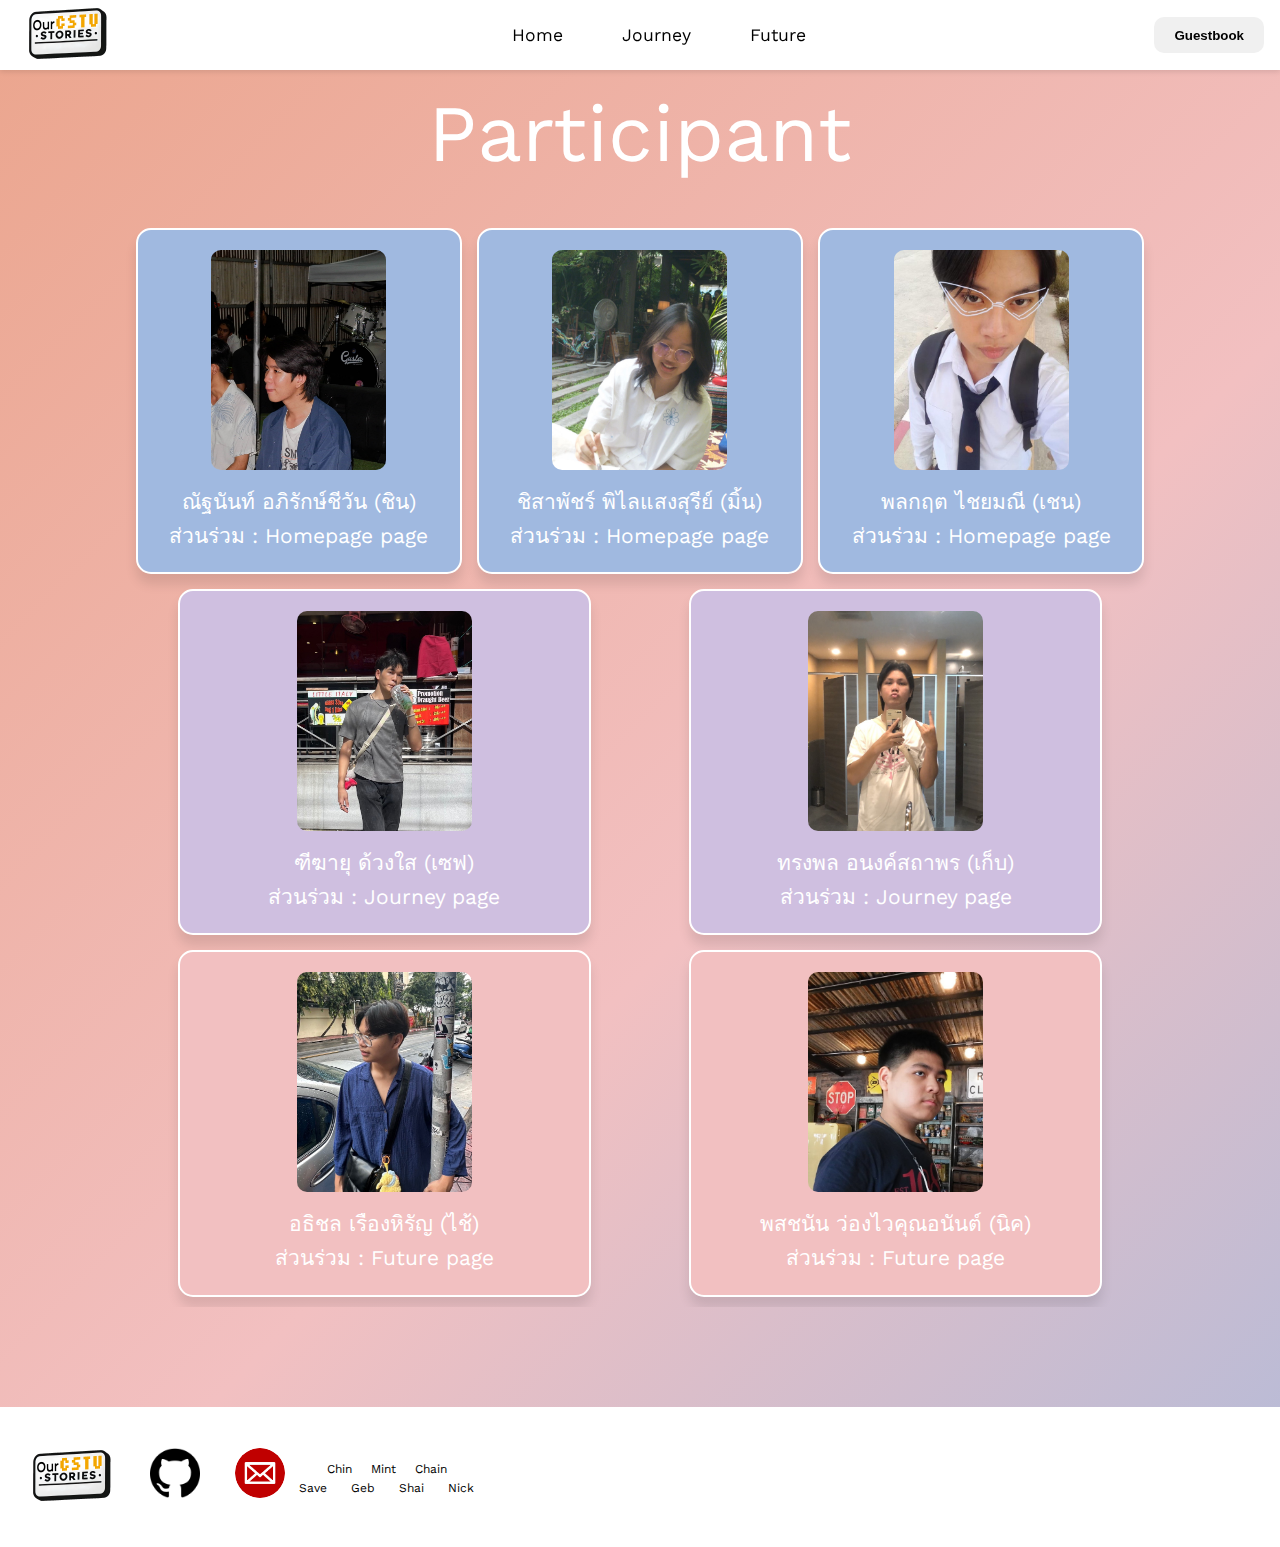
<file: index.html>
<!DOCTYPE html>
<html lang="en">

<head>
  <meta charset="UTF-8">
  <meta name="viewport" content="width=device-width, initial-scale=1.0">
  <title>Our CSTU Stories</title>
  <link rel="stylesheet" href="./home.css">
  <link rel="icon" href="./recources/CSTUStory.png" type="image/png">
</head>

<body>
  <header class="nav">
    <img src="./recources/CSTUStory.png " alt="CSTUStory logo" class="logo">
    <button class="hamburger" aria-label="Toggle navigation">
      <span></span>
      <span></span>
      <span></span>
    </button>
    <nav class="menu">
      <ul>
        <li><a href="index.html">Home</a></li>
        <li><a href="journey.html">Journey</a></li>
        <li><a href="future.html">Future</a></li>
      </ul>
      <button id="guestbookButton"><a>Guestbook</a></button>
    </nav>
  </header>

  <div class="button-container">
    <button id="participant">Participant</button>
    <button id="Guestbook">Guestbook</button>
  </div>

  <div class="title">
    <p>Participant</p>
  </div>

  <div class="slider-container">
    <div class="card-wrapper">
      <div class="card">
        <img src="recources/chin_pic.png" alt="chin_pic">
        <div class="name">
          <p>ณัฐนันท์ อภิรักษ์ชีวัน (ชิน)
            <br> ส่วนร่วม : Homepage page
          </p>
        </div>
      </div>
      <div class="card">
        <img src="recources/mint_pic.jpg" alt="mint_pic">
        <div class="name">
          <p>ชิสาพัชร์ พิไลแสงสุรีย์ (มิ้น)
            <br> ส่วนร่วม : Homepage page
          </p>
        </div>
      </div>
      <div class="card">
        <img src="recources/chain_pic.jpg" alt="chain_pic">
        <div class="name">
          <p>พลกฤต ไชยมณี (เชน)
            <br> ส่วนร่วม : Homepage page
          </p>
        </div>
      </div>

      <div class="card">
        <img src="recources/save_pic.jpg" alt="save_pic">
        <div class="name">
          <p>ฑีฆายุ ด้วงใส (เซฟ)
            <br> ส่วนร่วม : Journey page
          </p>
        </div>
      </div>
      <div class="card">
        <img src="recources/geb_pic.png" alt="geb_pic">
        <div class="name">
          <p>ทรงพล อนงค์สถาพร (เก็บ)
            <br> ส่วนร่วม : Journey page
          </p>
        </div>
      </div>
      <div class="card">
        <img src="recources/shai_pic.jpg" alt="shai_pic">
        <div class="name">
          <p>อธิชล เรืองหิรัญ (ไช้)
            <br> ส่วนร่วม : Future page
          </p>
        </div>
      </div>
      <div class="card">
        <img src="recources/nick_pic.jpg " alt="nick_pic">
        <div class="name">
          <p>พสชนัน ว่องไวคุณอนันต์ (นิค)
            <br> ส่วนร่วม : Future page
          </p>
        </div>
      </div>
        <div class="card">
          <form id="mobileForm" class="guestForm" action="" method="">
            <legend>Guest Form</legend>
            <section>
              <label for="nameTh">Name-Surname:</label>
              <div>
                <input type="text" name="nameTh" id="nameTh" required placeholder="Name">
                <input type="text" name="surnameTh" id="surnameTh" required placeholder="Surname">
              </div>
            </section>
            <section>
              <label for="email">Email:</label>
              <input type="email" name="email" id="email" required placeholder="Your email address">
            </section>
            <section class="radios">
              <label for="userDevice">Your device:</label>
              <div class="radio-group">
                <label><input type="radio" name="userDevice" value="Computer" checked> Desktop</label>
                <label><input type="radio" name="userDevice" value="Tablet"> Tablet</label>
                <label><input type="radio" name="userDevice" value="Smartphone"> Smartphone</label>
              </div>
            </section>
            <section>
              <label for="comment">Comment:</label>
              <textarea name="comment" id="comment" placeholder="Your comment(max-length 30 letters)" required maxlength="30"></textarea>
            </section>
            <div class="sub-container">
              <button id="submitButton" type="submit">Submit</button>
            </div>
          </form>
        </div>
    </div>

    <div id="prev-btn" class="slide-btn">⬅️</div>
    <div id="next-btn" class="slide-btn">➡️</div>
  </div>

  <div class="sidebar" id="sidebar">
    <form id="desktopForm"  class="guestForm" action="" method="">
      <legend>Guest Form</legend>
      <section>
        <label for="nameTh">Name-Surname:</label>
        <div>
          <input type="text" name="nameTh" id="nameTh" required placeholder="Name">
          <input type="text" name="surnameTh" id="surnameTh" required placeholder="Surname">
        </div>
      </section>
      <section>
        <label for="email">Email:</label>
        <input type="email" name="email" id="email" required placeholder="Your email address">
      </section>
      <section class="radios">
        <label for="userDevice">Your device:</label>
        <div class="radio-group">
          <label><input type="radio" name="userDevice" value="Computer" checked> Desktop</label>
          <label><input type="radio" name="userDevice" value="Tablet"> Tablet</label><br>
          <label><input type="radio" name="userDevice" value="Smartphone"> Smartphone</label>
        </div>
      </section>
      <section>
        <label for="comment">Comment:</label>
        <textarea name="comment" id="comment" placeholder="Your comment(max-length 30 letters)" required maxlength="30"></textarea>
      </section>
      <div class="sub-container">
        <button id="submitButton" type="submit">Submit</button>
      </div>
    </form>
  </div>

  <script src="script.js"></script>

  <div class="spacer"></div>

  <footer>
    <img src="./recources/CSTUStory.png " alt="CSTUStory logo" class="logo">
    <div class="git">
      <a href="https://github.com/Nuttanan-Apirakcheewan/G03_OurCSTUStories">
        <img id="git"src="recources/github_logo.png" alt="github">
      </a>
    </div>

    <div class="contact">
      <img id="emailfoot" src="recources/email_logo.png" alt="email">

      <div class="container">
        <div class="strow">
          <p><a href="mailto:nuttanan.api@dome.tu.ac.th">Chin</a></p>
          <p><a href="mailto:chisapat.pil@dome.tu.ac.th">Mint</a></p>
          <p><a href="mailto:jsonbrody@gmail.com">Chain</a></p>
        </div>
  
        <div class="ndrow">
          <p><a href="mailto:teekayu.dua@dome.tu.ac.th">Save</a></p>
        <p><a href="mailto:songpol.anong@gmail.com">Geb</a></p>
        <p><a href="mailto:atichol.rue@dome.tu.ac.th">Shai</a></p>
        <p><a href="mailto:poschanun.won@dome.tu.ac.th">Nick</a></p>
        </div>
      </div>
    </div>
    
  </footer>
</body>

</html>
</file>
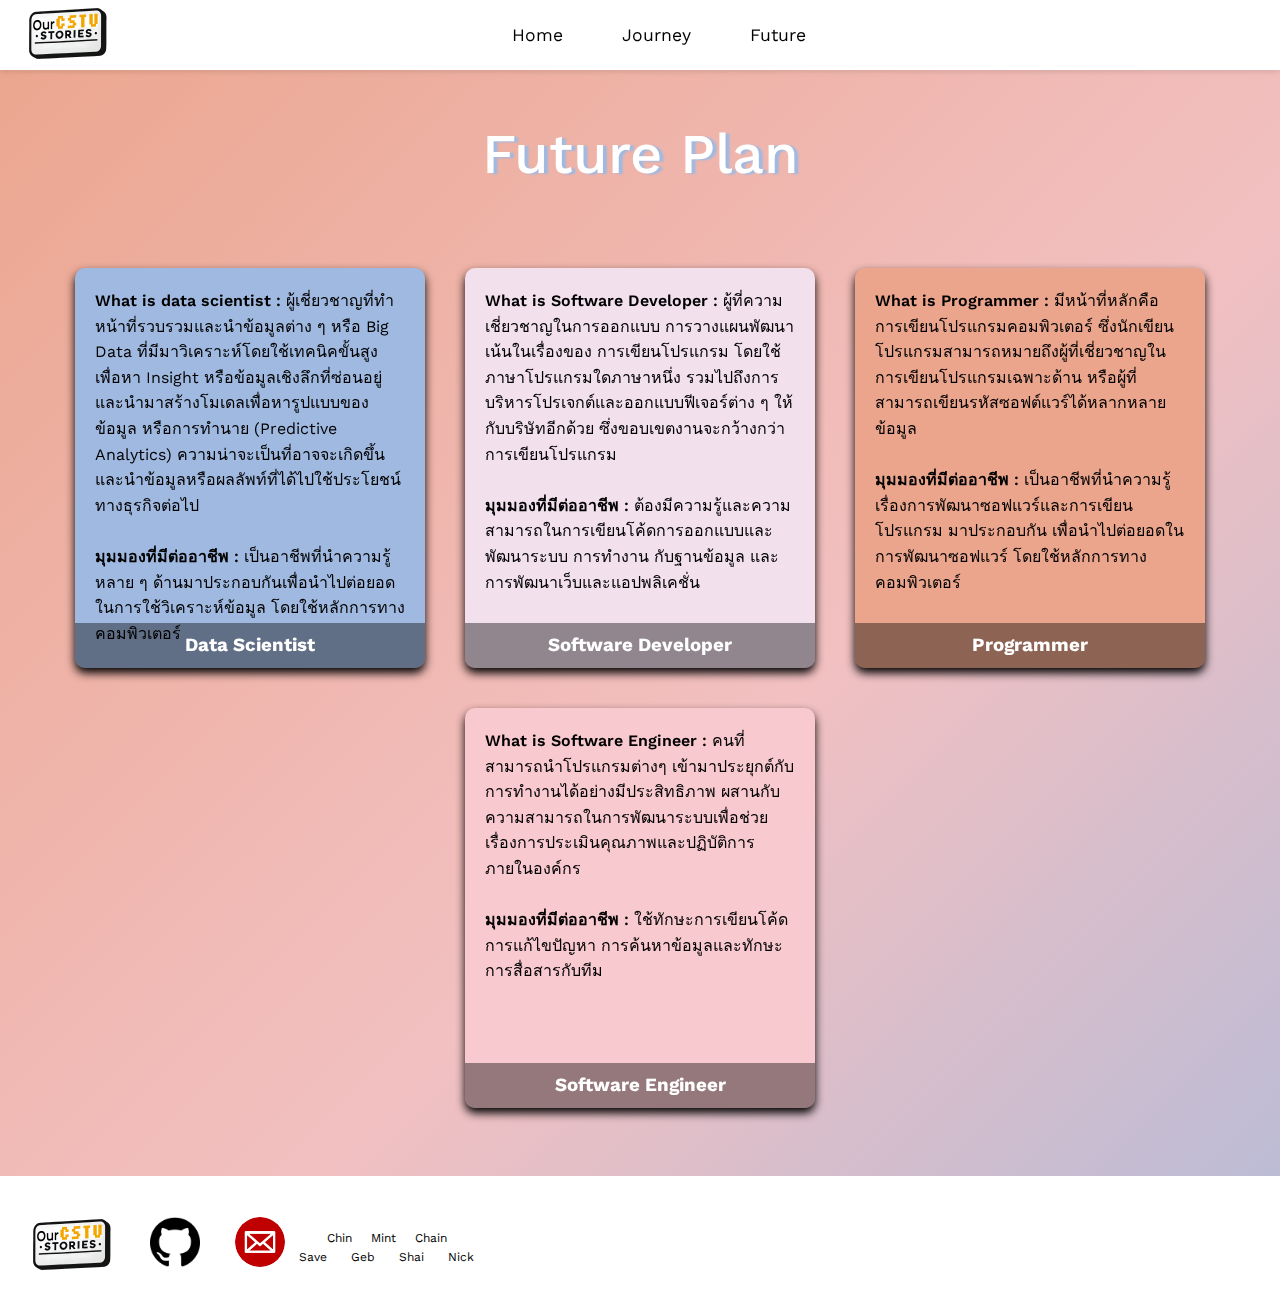
<file: future.html>
<!DOCTYPE html>
<html lang="en">

<head>
    <meta charset="UTF-8">
    <meta name="viewport" content="width=device-width, initial-scale=1.0">
    <title>Our CSTU Stories</title>
    <link rel="stylesheet" href="./future.css">
    <link rel="icon" href="./recources/CSTUStory.png" type="image/png">
</head>

<body class="other-page">
    <header class="nav">
        <img src="./recources/CSTUStory.png " alt="CSTUStory logo" class="logo">
        <button class="hamburger" aria-label="Toggle navigation">
            <span></span>
            <span></span>
            <span></span>
        </button>
        <nav class="menu">
            <ul>
                <li><a href="index.html">Home</a></li>
                <li><a href="journey.html">Journey</a></li>
                <li><a href="future.html">Future</a></li>
            </ul>
            <button id="guestbookButton"><a>Guestbook</a></button>
        </nav>
    </header>
    <div class="title">
        <p>Future Plan</p>
    </div>
    <main>
        <div class="card">
            <div class="face front" id="DS">
                <p class="text"><span class="highlight">What is data scientist :</span>
                    ผู้เชี่ยวชาญที่ทำหน้าที่รวบรวมและนำข้อมูลต่าง ๆ หรือ Big Data
                    ที่มีมาวิเคราะห์โดยใช้เทคนิคขั้นสูง
                    เพื่อหา Insight หรือข้อมูลเชิงลึกที่ซ่อนอยู่ และนำมาสร้างโมเดลเพื่อหารูปแบบของข้อมูล
                    หรือการทำนาย (Predictive Analytics) ความน่าจะเป็นที่อาจจะเกิดขึ้น
                    และนำข้อมูลหรือผลลัพท์ที่ได้ไปใช้ประโยชน์ทางธุรกิจต่อไป<br><br>

                    <span class="highlight">มุมมองที่มีต่ออาชีพ :</span> เป็นอาชีพที่นำความรู้หลาย ๆ
                    ด้านมาประกอบกันเพื่อนำไปต่อยอดในการใช้วิเคราะห์ข้อมูล โดยใช้หลักการทางคอมพิวเตอร์
                </p>

                <h3>Data Scientist</h3>
            </div>

            <div class="face back" id="BDS">
                <h3>Expectation</h3>
                <div class="person">
                    <img src="recources\shai_pic-circle.png" width=80px>
                    <p>" อยากได้เงินเดือนสูงๆ อยากได้ประสบการณ์จากการทำงาน เพื่อนำมาต่อยอด
                        และเริ่มต้นทำธุรกิจของตัวเองในอนาคต"</p>
                </div>

                <div class="person">
                    <img src="recources\chin_pic-circle.png" width=80px>
                    <p>" มีความสุขที่ได้ทำอาชีพนั้น ก็จะอยากพัฒนาในด้านนั้นไปเรื่อย ๆ
                        ชอบความท้าทาย และหวังผลตอบแทนในระดับนึง"</p>
                </div>

                <div class="person">
                    <img src="recources\save_pic-circle.png" width=80px>
                    <p class="space">" ได้รับผลตอบแทนที่ดีและประสบการณ์ที่ดีเพื่อนำไปต่อยอดในการทำงาน"</p>
                </div>

                <div class="nametag">
                    <p>Shai / Chin / Save</p>
                </div>
            </div>
        </div>

        <div class="card">
            <div class="face front" id="SD">
                <p class="text"><span class="highlight">What is Software Developer :</span>
                    ผู้ที่ความเชี่ยวชาญในการออกแบบ การวางแผนพัฒนา เน้นในเรื่องของ การเขียนโปรแกรม
                    โดยใช้ภาษาโปรแกรมใดภาษาหนึ่ง
                    รวมไปถึงการบริหารโปรเจกต์และออกแบบฟีเจอร์ต่าง ๆ ให้กับบริษัทอีกด้วย ซึ่งขอบเขตงานจะกว้างกว่า
                    การเขียนโปรแกรม<br><br>

                    <span class="highlight">มุมมองที่มีต่ออาชีพ :</span>
                    ต้องมีความรู้และความสามารถในการเขียนโค้ดการออกแบบและพัฒนาระบบ การทำงาน
                    กับฐานข้อมูล และการพัฒนาเว็บและแอปพลิเคชั่น
                </p>

                <h3>Software Developer</h3>
            </div>

            <div class="face back" id="BSD">
                <h3>Expectation</h3>
                <div class="person">
                    <img src="recources\mint_pic-circle.png" width=80px>
                    <p>" เงินเดือนที่เหมาะสม และประสบการณ์การทำงาน"</p>
                </div>

                <div class="person">
                    <img src="recources\geb_pic-circle.png" width=80px>
                    <p class="space3">"ผลตอบแทนดี"</p>
                </div>

                <div class="nametag">
                    <p>Mint / Geb</p>
                </div>
            </div>
        </div>

        <div class="card">
            <div class="face front" id="PGM">
                <p class="text"><span class="highlight">What is Programmer :</span>
                    มีหน้าที่หลักคือการเขียนโปรแกรมคอมพิวเตอร์
                    ซึ่งนักเขียนโปรแกรมสามารถหมายถึงผู้ที่เชี่ยวชาญในการเขียนโปรแกรมเฉพาะด้าน
                    หรือผู้ที่สามารถเขียนรหัสซอฟต์แวร์ได้หลากหลายข้อมูล<br><br>

                    <span class="highlight">มุมมองที่มีต่ออาชีพ :</span>
                    เป็นอาชีพที่นำความรู้เรื่องการพัฒนาซอฟแวร์และการเขียนโปรแกรม มาประกอบกัน
                    เพื่อนำไปต่อยอดในการพัฒนาซอฟแวร์ โดยใช้หลักการทางคอมพิวเตอร์
                </p>

                <h3>Programmer</h3>
            </div>

            <div class="face back" id="BPGM">
                <h3>Expectation</h3>
                <div class="person">
                    <img src="recources\nick_pic-circle.png" width=100px>
                    <p class="space">" ได้รับผลตอบแทนที่ดีและประสบการณ์ที่ดีเพื่อนำไปต่อยอดในการทำงาน"</p>
                </div>

                <div class="nametag">
                    <p>Nick</p>
                </div>
            </div>
        </div>

        <div class="card">
            <div class="face front" id="SE">
                <p class="text"><span class="highlight">What is Software Engineer :</span>
                    คนที่สามารถนำโปรแกรมต่างๆ เข้ามาประยุกต์กับการทำงานได้อย่างมีประสิทธิภาพ
                    ผสานกับความสามารถในการพัฒนาระบบเพื่อช่วยเรื่องการประเมินคุณภาพและปฏิบัติการภายในองค์กร<br><br>

                    <span class="highlight">มุมมองที่มีต่ออาชีพ :</span> ใช้ทักษะการเขียนโค้ด
                    การแก้ไขปัญหา การค้นหาข้อมูลและทักษะการสื่อสารกับทีม
                </p>

                <h3>Software Engineer</h3>
            </div>

            <div class="face back" id="BSE">
                <h3>Expectation</h3>
                <div class="person">
                    <img src="recources\chain_pic-circle.png" width=100px>
                    <p class="space2">" เงินเดือนดี"</p>
                </div>

                <div class="nametag">
                    <p>Chain</p>
                </div>
            </div>
        </div>

    </main>
    <script src="./script.js"></script>



    <footer>
        <img src="./recources/CSTUStory.png " alt="CSTUStory logo" class="logo">
        <div class="git">
          <a href="https://github.com/Nuttanan-Apirakcheewan/G03_OurCSTUStories">
            <img id="git"src="recources/github_logo.png" alt="github">
          </a>
        </div>
    
        <div class="contact">
          <img id="email" src="recources/email_logo.png" alt="email">
    
          <div class="container">
            <div class="strow">
              <p><a href="mailto:nuttanan.api@dome.tu.ac.th">Chin</a></p>
              <p><a href="mailto:chisapat.pil@dome.tu.ac.th">Mint</a></p>
              <p><a href="mailto:jsonbrody@gmail.com">Chain</a></p>
            </div>
      
            <div class="ndrow">
              <p><a href="mailto:teekayu.dua@dome.tu.ac.th">Save</a></p>
            <p><a href="mailto:songpol.anong@gmail.com">Geb</a></p>
            <p><a href="mailto:atichol.rue@dome.tu.ac.th">Shai</a></p>
            <p><a href="mailto:poschanun.won@dome.tu.ac.th">Nick</a></p>
            </div>
          </div>
        </div>
        
      </footer>
</body>




</html>
</file>
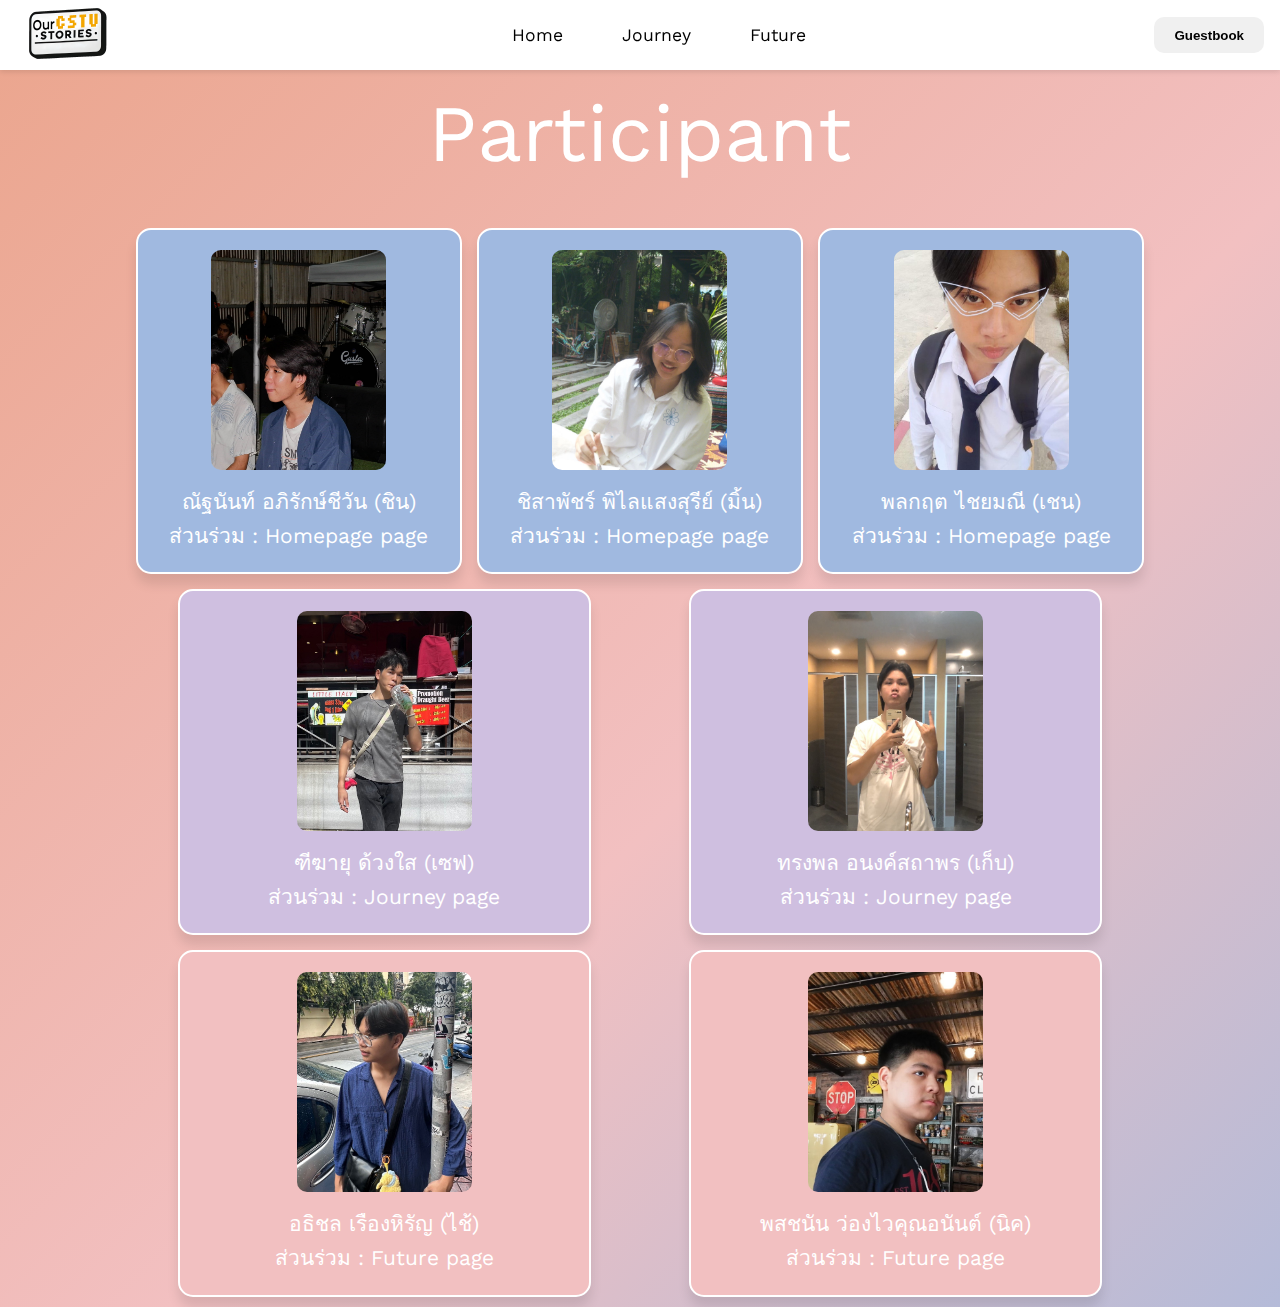
<file: home.html>
<!DOCTYPE html>
<html lang="en">

<head>
    <meta charset="UTF-8">
    <meta name="viewport" content="width=device-width, initial-scale=1.0">
    <title>Our CSTU Stories</title>
    <link rel="stylesheet" href="./home.css">
    <link rel="icon" href="./recources/CSTUStory.png"  type="image/png">
</head>

<body>
    <header class="nav">
        <img src="./recources/CSTUStory.png " alt="CSTUStory logo" class="logo">
        <button class="hamburger" aria-label="Toggle navigation">
            <span></span>
            <span></span>
            <span></span>
        </button>
        <nav class="menu">
            <ul>
                <li><a href="home.html">Home</a></li>
                <li><a href="journey.html">Journey</a></li>
                <li><a href="future.html">Future</a></li>
            </ul>
            <button><a href="#">Guestbook</a></button>
        </nav>
    </header>

    
    <div class="title">
        <p>Participant </p>
    </div>
    <div class="slider-container">
        <div class="card-wrapper">
          <div class="card">
            <img src="recources/chin_pic.png" alt="chin_pic">
            <div class="name"><p>ณัฐนันท์ อภิรักษ์ชีวัน (ชิน)
                <br> ส่วนร่วม : Homepage page </p></div>
          </div>
          <div class="card">
            <img src="recources/mint_pic.jpg" alt="mint_pic">
            <div class="name"><p>ชิสาพัชร์ พิไลแสงสุรีย์ (มิ้น)
                <br> ส่วนร่วม : Homepage page </p></div>
          </div>
          <div class="card">
            <img src="recources/chain_pic.jpg" alt="chain_pic">
            <div class="name"><p>พลกฤต ไชยมณี (เชน)
                <br> ส่วนร่วม : Homepage page
            </p></div>
          </div>
        
          <div class="card">
            <img src="recources/save_pic.jpg" alt="save_pic">
            <div class="name"><p>ฑีฆายุ ด้วงใส (เซฟ)
                <br> ส่วนร่วม : Journey page
            </p></div>
          </div>
          <div class="card">
            <img src="recources/geb_pic.png" alt="geb_pic">
            <div class="name"><p>ทรงพล อนงค์สถาพร (เก็บ)
                <br> ส่วนร่วม : Journey page
            </p></div>
          </div>
          <div class="card">
            <img src="recources/shai_pic.jpg" alt="shai_pic">
            <div class="name"><p>อธิชล เรืองหิรัญ (ไช้) 
                <br> ส่วนร่วม : Future page
            </p></div>
          </div>
          <div class="card">
            <img src="recources/nick_pic.jpg " alt="nick_pic">
            <div class="name"><p>พสชนัน ว่องไวคุณอนันต์ (นิค)
                <br> ส่วนร่วม : Future page
            </p></div>
          </div>
        </div>
    
        <div id="prev-btn" class="slide-btn">←</div>
        <div id="next-btn" class="slide-btn">→</div>
      </div>
    
      <script src="script.js"></script>
</body>

</html>
</file>
<file: home.css>
@import url('https://fonts.googleapis.com/css2?family=Mali:ital,wght@0,200;0,300;0,400;0,500;0,600;0,700;1,200;1,300;1,400;1,500;1,600;1,700&family=Work+Sans:ital,wght@0,100..900;1,100..900&display=swap');

/* General Reset */
* {
  margin: 0;
  padding: 0;
  box-sizing: border-box;
}

/* Mobile First Styles */
body {
  font-family: "Work Sans", sans-serif;
  line-height: 1.6;
  background: linear-gradient(135deg,
      #eba58d,
      #f2c0c1,
      #a0b9e0,
      #e0e2ed,
      #d6cae4,
      #f2e0ed,
      #f8c9cf,
      #fef2c9);
  background-size: 400% 400%;
  animation: gradientAnimation 10s ease infinite;
  height: 100%;
  overflow-x: hidden;

}

@keyframes gradientAnimation {
  0% {
    background-position: 0% 50%;
  }

  50% {
    background-position: 100% 50%;
  }

  100% {
    background-position: 0% 50%;
  }
}

.nav {
  display: flex;
  align-items: center;
  justify-content: space-between;
  background-color: white;
  padding: 1em;
  position: sticky;
  top: 0;
  z-index: 1000;
  box-shadow: 0 2px 5px rgba(0, 0, 0, 0.1);
  height: 70px;
  gap: 3em;

}

.logo {
  width: 100px;
}

.hamburger {
  display: flex;
  flex-direction: column;
  justify-content: space-around;
  width: 30px;
  height: 25px;
  background: none;
  border: none;
  cursor: pointer;
  z-index: 1100;
  position: relative;
  transition: transform 0.3s ease;
}

.hamburger span {
  display: block;
  width: 100%;
  height: 3px;
  background-color: black;
  border-radius: 5px;
  transition: all 0.3s ease-in-out;
}

.hamburger.active span:nth-child(1) {
  transform: translateY(8px) rotate(45deg);
}

.hamburger.active span:nth-child(2) {
  opacity: 0;
}

.hamburger.active span:nth-child(3) {
  transform: translateY(-8px) rotate(-45deg);
}

.menu {

  flex-direction: column;
  align-items: center;
  background-color: white;
  position: absolute;
  top: 60px;
  left: 0;
  width: 100%;
  box-shadow: 0 5px 10px rgba(0, 0, 0, 0.1);
  transition: all 0.2s ease-in-out;
  visibility: hidden;
  opacity: 0;

}

.menu ul {
  list-style: none;
  display: flex;
  flex-direction: column;
  gap: 0.5em;
  padding: 1em;
  width: 100%;
  align-items: center;

}

.menu ul li a {
  text-decoration: none;
  color: black;
  font-size: 1.2em;
  padding: 0.5em 1em;
  border-radius: 5px;
  transition: background-color 0.3s, color 0.3s;
}

.menu ul li a:hover {
  background-color: #c7c7c7;
  color: black;
}

.menu button {
  border: none;
  padding: 0.8em 1.2em;
  border-radius: 10px;
  background-color: #f0f0f0;
  cursor: pointer;
  margin-bottom: 15px;
}

.menu button a {
  text-decoration: none;
  color: black;
  font-weight: bold;
}

.menu button:hover {
  background-color: #e0e0e0;
}

/* Active Menu Styles */
.menu.active {
  visibility: visible;
  opacity: 1;
}

footer {
  padding: 20px;
  background-color: white;
  display: flex;
  justify-content: left;
  flex-direction: row;
  flex-wrap: wrap;
  gap: 35px;
}

footer img {
  width: 100px;
  height: 100px;
}

.git {
  display: flex;
  justify-content: center;
  flex-direction: column;
  margin-left: -20px;
}

#git {
  width: 50px;
  height: 50px;
  margin-left: 15px;
}

#emailfoot {
  border-radius: 50%;
  width: 50px;
  height: 50px;
  display: flex;
  justify-content: center;
  flex-direction: column;
  margin-top: 21px;
}

.contact {
  display: flex;
  justify-content: center;
  font-size: 10px;
  border-radius: 30%;

}

.container {
  margin-bottom: 0px;
  margin-left: 12px;
  display: flex;
  justify-content: center;
  flex-direction: column;

}

.container p a {

  text-decoration: none;
  color: black;
  font-size: 1.2em;
  border-radius: 5px;
  padding: 2px;
  transition: background-color 0.3s, color 0.3s;
}

.container .strow p a:hover,
.container .ndrow p a:hover {
  background-color: #fad6d6;
  color: black;
}

.strow {
  display: flex;
  margin-top: 5px;
  flex-direction: row;
  gap: 15px;
  justify-content: center;
}

.ndrow {
  display: flex;
  flex-direction: row;
  gap: 20px;
}



@media (max-width: 494px) {
  footer {
    display: flex;
    justify-content: center;

  }

  .contact {
    margin-top: -60px;
  }
}


/* Tablet Styles (min-width: 768px) */
@media (min-width: 768px) {
  .hamburger {
    display: none;
  }

  .menu {
    display: flex;
    flex-direction: row;
    justify-content: space-between;
    align-items: center;
    position: static;
    background: none;
    box-shadow: none;
    visibility: visible;
    opacity: 1;
  }

  .menu ul {
    flex-direction: row;
    gap: 1.5em;
    padding: 0;
  }

  .menu button {
    padding: 0.8em 1.5em;
    margin-top: 15px;
  }
}

/* Desktop Styles (min-width: 1024px) */
@media (min-width: 1024px) {


  .menu ul {
    justify-content: center;
    flex: 1;
  }

  .menu ul li a {
    font-size: 1.1em;
  }

  .menu button {
    padding: 0.8em 1.5em;
    margin-top: 15px;
  }

  main {
    padding: 3em;
  }

  footer {
    font-size: 1em;
  }
}

@media (max-width: 768px) {
  .menu button {
    display: none;
  }
}

/*--------------------------------Content-------------------------------------------*/
.slider-container {
  position: relative;
  display: flex;
  justify-content: center;
  align-items: center;
  width: 100%;
  height: auto;
  overflow: hidden;
  margin: 0 auto;
  padding: 10px;
  margin-top: 20px;
}

.card-wrapper {
  display: flex;
  transition: transform 0.3s ease-in-out;
  gap: 15px;
  width: max-content;
}

.spacer {
  padding: 50px;
}

.card {
  width: 300px;
  flex-shrink: 0;
  display: flex;
  justify-content: center;
  align-items: center;
  text-align: center;
  padding: 20px;
  box-sizing: border-box;
  background-color: #a0b9e0;
  border-radius: 15px;
  box-shadow: 0 10px 12px rgba(0, 0, 0, 0.1);
  color: #333;
}

.slide-btn {
  position: absolute;
  top: 50%;
  transform: translateY(-50%);
  background-color: rgba(0, 0, 0, 0.5);
  color: white;
  width: 35px;
  height: 35px;
  border-radius: 50%;
  cursor: pointer;
  z-index: 10;
  display: flex;
  justify-content: center;
  align-items: center;
}

#prev-btn {
  left: 10px;
}

#next-btn {
  right: 10px;
}

img {
  object-fit: cover !important;
}

@media (max-width: 800px) {
  .slider-container {
    width: 87%;
    padding: 5px;
    border-radius: 30px;

  }

  .card-wrapper {
    gap: 0px;
    width: max-content;
  }

  .card {
    width: 100%;
    padding: 300px;
    height: 500px;
    border-radius: 30px;
  }

  .name {
    margin-top: 15px;
    color: white;
    font-size: 20px;
  }

  .slide-btn {
    width: 35px;
    height: 35px;
    background-color: white;
    color: #333;

  }

  .card img {
    display: flex;
    justify-content: center;
    align-items: center;
    width: 250px;
    height: 350px;
    border-radius: 10px;
  }

  .button-container {
    padding: 20px;
    margin-top: 40px;
    border-radius: 20px;
    display: flex;
    justify-content: center;
    gap: 30px;
  }

  .button-container button {
    padding: 20px;
    border-radius: 30px;
    font-size: 20px;
    background-color: #f8f9fa;
    border: none;
    transition: border 0.3s, background-color 0.5s;
    border: #eba58d00 solid 2px;
  }

  .button-container button:hover {
    border: #eba58d solid 2px;
    background-color: #fef3ed;
    cursor: pointer;
  }

  .title {
    display: none;
  }

  .inline {
    display: inline-block;
  }

  form {
    display: flex;
    flex-direction: column;
    padding: 20px;
    max-width: 300px;
    margin: 0 auto;
    gap: 5px;
  }

  legend {
    font-size: 1.2em;
    font-weight: bold;
  }

  form section {
    display: flex;
    flex-direction: column;
    gap: 8px;
  }

  form input,
  form textarea,
  form button {
    width: 100%;
    height: 2.5em;
    padding: 0.5em;
    font-size: 1em;
    border: 1px solid #ccc;
    border-radius: 5px;
  }

  form input:focus,
  textarea:focus {
    outline: none;
  }

  form label {
    text-align: left;
  }

  form textarea {
    height: 6em;
    resize: none;
  }

  form input[type="radio"] {
    width: auto;
    height: auto;
  }

  form input[name="surnameTh"] {
    margin-top: 3px;
  }

  form button {
    background-color: #fef2c9;
    border: none;
    font-size: 1em;
    font-weight: bold;
    cursor: pointer;
    padding: 0px;
    width: 50%;
    height: 2em;
    border-radius: 5px;
    transition: background-color 0.3s ease;
    color: black;
  }

  form button:hover {
    background-color: #e0e0e0;
  }

  .sub-container {
    text-align: right;
  }

  .radio-group {
    display: flex;
    flex-wrap: wrap;
    justify-content: flex-start;
    gap: 10px;
    align-items: center;
  }

  .radio-group label {
    display: flex;
    align-items: center;
    gap: 5px;
    font-size: 1em;
  }

  :root {
    --color1: #f8c9cf;
    --color2: #f2d7ee;
    --color3: #c8f4de;
    --color4: #fde5b6;
    --color5: #c9daf8;
  }

  .user-comment {
    display: flex;
    flex-direction: column;
    justify-content: left;
    padding: 10px;
    border-radius: 25px;
    background-color: var(--random-color, #f8c9cf);
    color: white;
    font-size: 15px;
    margin-bottom: 10px;
  }

  #user_name {
    font-size: 20px;
    color: #ff5269;
  }

  .comment-header img {
    width: 40px;
    height: 40px;
    border-radius: 50%;
    object-fit: cover;
  }

  .comment-header {
    display: flex;
    align-items: center;
    gap: 10px;
    margin-bottom: 5px;
  }

  #sidebar {
    display: none;
  }

}


@media (min-width: 800px) {
  .card-wrapper {
    flex-wrap: wrap;
    justify-content: space-between;
    width: 80%;
  }

  .card:nth-child(-n+3) {
    width: calc(33.33% - 10px);
  }

  .card:nth-child(n+4):nth-child(-n+5) {
    width: calc(42% - 10px);
    margin: 0 auto;
  }

  .card:nth-child(n+6):nth-child(-n+7) {
    width: calc(42% - 10px);
    margin: 0 auto;
  }

  .card:nth-child(n+8) {
    display: none;
  }

  .card {
    padding: 20px;
    border: rgb(255, 255, 255) solid 2px;
  }

  .name {
    margin-top: 15px;
    color: white;
    font-size: 21px;
  }

  .slide-btn {
    display: none;
  }

  .card img {
    display: flex;
    justify-content: center;
    align-items: center;
    width: 175px;
    height: 220px;
    border-radius: 10px;
  }

  .button-container {
    display: none;
  }

  .title {
    font-size: 80px;
    color: white;
    display: flex;
    justify-content: center;
  }

  #sidebar {
    position: fixed;
    top: 0px;
    left: -350px;
    width: 350px;
    height: 100%;
    background-color: #f2e0ed;
    opacity: 95%;
    color: white;
    transition: left 0.3s ease;
    padding: 20px;
    overflow: scroll;
  }

  #sidebar form {
    margin-top: 100px;
    padding: 20px;
    background-color: #a0c3ff;
    border-radius: 10%;
    margin-bottom: 10px;
  }

  #sidebar form legend {
    color: black;
    font-size: 20px;
    font-weight: bold;
  }

  form button {
    background-color: #fef2c9;
    align-items: center;
    border: none;
    font-size: 1em;
    font-weight: bold;
    cursor: pointer;
    padding: 0px;
    width: 100px;
    height: 2em;
    border-radius: 5px;
    transition: background-color 0.3s ease;
  }

  :root {
    --color1: #f8c9cf;
    --color2: #f2d7ee;
    --color3: #c8f4de;
    --color4: #fde5b6;
    --color5: #c9daf8;
  }

  .user-comment-desktop {
    margin-top: 10px;
    display: flex;
    flex-direction: column;
    justify-content: left;
    padding: 10px;
    border-radius: 25px;
    background-color: var(--random-color, #f8c9cf);
    color: white;
    font-size: 15px;
    margin-bottom: 5px;
  }

  #user_name {
    font-size: 20px;
    color: #ff5269;
  }

  .comment-header img {
    width: 40px;
    height: 40px;
    border-radius: 50%;
    object-fit: cover;
  }

  .comment-header {
    display: flex;
    align-items: center;
    gap: 10px;
    margin-bottom: 5px;
  }

}

.card:nth-child(4) {
  background-color: #cfbfe0;
}

.card:nth-child(5) {
  background-color: #cfbfe0;
}

.card:nth-child(6) {
  background-color: #f2c0c1;
}

.card:nth-child(7) {
  background-color: #f2c0c1;
}

.card {
  display: flex;
  flex-direction: column;
  justify-content: center;
}

input,
textarea {
  border: 1px solid #ccc;
  transition: border-color 0.3s ease;
}

input.invalid,
textarea.invalid {
  border: 1px solid red;
}

input.valid,
textarea.valid {
  border: 1px solid green;
}

.error-message {
  color: red;
  font-size: 0.9em;
  margin-top: 5px;
}
</file>
<file: future.css>
@import url('https://fonts.googleapis.com/css2?family=Mali:ital,wght@0,200;0,300;0,400;0,500;0,600;0,700;1,200;1,300;1,400;1,500;1,600;1,700&family=Work+Sans:ital,wght@0,100..900;1,100..900&display=swap');

/* General Reset */
* {
    margin: 0;
    padding: 0;
    box-sizing: border-box;
}

/* Mobile First Styles */
body {
    font-family: "Work Sans", sans-serif;
    line-height: 1.6;
    background: linear-gradient(135deg,
            #eba58d,
            #f2c0c1,
            #a0b9e0,
            #e0e2ed,
            #d6cae4,
            #f2e0ed,
            #f8c9cf,
            #fef2c9);
    background-size: 400% 400%;
    animation: gradientAnimation 10s ease infinite;
    height: 100%;
    overflow-x: hidden;


}

@keyframes gradientAnimation {
    0% {
        background-position: 0% 50%;
    }

    50% {
        background-position: 100% 50%;
    }

    100% {
        background-position: 0% 50%;
    }
}

.nav {
    display: flex;
    align-items: center;
    justify-content: space-between;
    background-color: white;
    padding: 1em;
    position: sticky;
    top: 0;
    z-index: 1000;
    box-shadow: 0 2px 5px rgba(0, 0, 0, 0.1);
    height: 70px;
    gap: 3em;

}

.logo {
    width: 100px;
}

.hamburger {
    display: flex;
    flex-direction: column;
    justify-content: space-around;
    width: 30px;
    height: 25px;
    background: none;
    border: none;
    cursor: pointer;
    z-index: 1100;
    position: relative;
    transition: transform 0.3s ease;
}

.hamburger span {
    display: block;
    width: 100%;
    height: 3px;
    background-color: black;
    border-radius: 5px;
    transition: all 0.3s ease-in-out;
}

.hamburger.active span:nth-child(1) {
    transform: translateY(8px) rotate(45deg);
}

.hamburger.active span:nth-child(2) {
    opacity: 0;
}

.hamburger.active span:nth-child(3) {
    transform: translateY(-8px) rotate(-45deg);
}

.menu {
    flex-direction: column;
    align-items: center;
    background-color: white;
    position: absolute;
    top: 60px;
    left: 0;
    width: 100%;
    box-shadow: 0 5px 10px rgba(0, 0, 0, 0.1);
    transition: all 0.2s ease-in-out;
    visibility: hidden;
    opacity: 0;
}

.menu ul {
    list-style: none;
    display: flex;
    flex-direction: column;
    gap: 0.5em;
    padding: 1em;
    width: 100%;
    align-items: center;
}

.menu ul li a {
    text-decoration: none;
    color: black;
    font-size: 1.2em;
    padding: 0.5em 1em;
    border-radius: 5px;
    transition: background-color 0.3s, color 0.3s;
}

.menu ul li a:hover {
    background-color: #c7c7c7;
    color: black;
}

.menu button {
    border: none;
    padding: 0.8em 1.2em;
    border-radius: 10px;
    background-color: #f0f0f0;
    cursor: pointer;
    margin-bottom: 15px;
    position: relative;
    top: -500px;
    display: none;
}

.menu button a {
    text-decoration: none;
    color: black;
    font-weight: bold;
}

.menu button:hover {
    background-color: #e0e0e0;
}

/* Active Menu Styles */
.menu.active {
    visibility: visible;
    opacity: 1;
}

footer {
    padding: 20px;
    background-color: white;
    display: flex;
    justify-content: left;
    flex-direction: row;
    flex-wrap: wrap;
    gap: 35px;
}

footer img {
    width: 100px;
    height: 100px;
}

.git {
    display: flex;
    justify-content: center;
    flex-direction: column;
    margin-left: -20px;
}

#git {
    width: 50px;
    height: 50px;
    margin-left: 15px;
}

#email {
    border-radius: 50%;
    width: 50px;
    height: 50px;
    display: flex;
    justify-content: center;
    flex-direction: column;
    margin-top: 21px;
}

.contact {
    display: flex;
    justify-content: center;
    font-size: 10px;
    border-radius: 30%;

}

.container {
    margin-bottom: 0px;
    margin-left: 12px;
    display: flex;
    justify-content: center;
    flex-direction: column;

}

.container p a {

    text-decoration: none;
    color: black;
    font-size: 1.2em;
    border-radius: 5px;
    padding: 2px;
    transition: background-color 0.3s, color 0.3s;
}

.container .strow p a:hover,
.container .ndrow p a:hover {
    background-color: #fad6d6;
    color: black;
}

.strow {
    display: flex;
    margin-top: 5px;
    flex-direction: row;
    gap: 15px;
    justify-content: center;
}

.ndrow {
    display: flex;
    flex-direction: row;
    gap: 20px;
}

@media (max-width: 494px) {
    footer {
        display: flex;
        justify-content: center;

    }

    .contact {
        margin-top: -60px;
    }
}



/* Tablet Styles (min-width: 768px) */
@media (min-width: 768px) {
    .hamburger {
        display: none;
    }

    .menu {
        display: flex;
        flex-direction: row;
        justify-content: space-between;
        align-items: center;
        position: static;
        background: none;
        box-shadow: none;
        visibility: visible;
        opacity: 1;
    }

    .menu ul {
        flex-direction: row;
        gap: 1.5em;
        padding: 0;
    }

    .menu button {
        padding: 0.8em 1.5em;
        margin-top: 15px;
        display: block;
    }

    .title p {
        font-size: 38pt;
        text-align: center;
        color: #fff;
        font-weight: 500;
        text-shadow: 4px 1px 2px #a0b9e0;
        margin-top: 30px;
    }

}

/* Desktop Styles (min-width: 1024px) */
@media (min-width: 1024px) {


    .menu ul {
        justify-content: center;
        flex: 1;
    }

    .menu ul li a {
        font-size: 1.1em;
    }

    .menu button {
        padding: 0.8em 1.5em;
        margin-top: 15px;
    }

    main {
        padding: 3em;
    }

    footer {
        font-size: 1em;
    }


    .title p {
        font-size: 42pt;
        text-align: center;
        color: #fff;
        font-weight: 500;
        text-shadow: 4px 1px 2px #a0b9e0;

    }
}

/*----------------Phone_size_content--------------------------------------*/

.highlight {
    font-weight: 600;
    font-size: 12pt;
}




.title p {
    font-size: 42pt;
    text-align: center;
    color: #fff;
    font-weight: 500;
    text-shadow: 4px 1px 2px #a0b9e0;
    margin-top: 40px;

}



main {
    display: flex;
    flex-wrap: wrap;
    align-items: center;
    justify-content: center;
    min-height: 100vh;

}



.card {
    position: relative;
    width: 350px;
    height: 400px;
    margin: 20px;
}

.card .face {
    position: absolute;
    width: 100%;
    height: 100%;
    backface-visibility: hidden;
    border-radius: 10px;
    overflow: hidden;
    transition: .5s;

}

.card .front {
    transform: perspective(600px) rotateY(0deg);
    box-shadow: 0 5px 10px #000;
}

.card .front img {
    position: absolute;
    width: 100%;
    height: 100%;
    object-fit: cover;
}

.card .front h3 {
    position: absolute;
    bottom: 0;
    width: 100%;
    height: 45px;
    line-height: 45px;
    color: #fff;
    background: rgba(0, 0, 0, .4);
    text-align: center;
}

.card .back {
    transform: perspective(600px) rotateY(180deg);
    background: rgb(3, 35, 54);
    padding: 15px;
    color: #f3f3f3;
    display: flex;
    flex-direction: column;
    justify-content: space-between;
    text-align: center;
    box-shadow: 0 5px 10px #000;
}

.card .back .nametag {
    border-top: solid 1px #f3f3f3;
    height: 50px;
    line-height: 50px;
}

.card .back .nametag {
    color: #f3f3f3;
}

.card .back h3 {
    font-size: 30px;
    margin-top: 20px;
    letter-spacing: 2px;
}

.card .back p {
    letter-spacing: 1px;
}



.card:hover .front {
    transform: perspective(600px) rotateY(180deg);
}

.card:hover .back {
    transform: perspective(600px) rotateY(360deg);
}

.highlight {
    font-weight: 600;
}

#DS {
    background-color: #a0b9e0;
}

#SE {
    background-color: #f8c9cf;
}

#SD {
    background-color: #f2e0ed;
}

#PGM {
    background-color: #eba58d;
}

#BDS {
    background-color: #5f769b;
}

#BSE {
    background-color: #c67f88;
}

#BSD {
    background-color: #b582a6;
}

#BPGM {
    background-color: #b25d41;
}

.text {
    margin: 20px;
}

.person {
    display: flex;
}

.person p {
    font-size: 8pt;
    text-align: center;
    margin-top: 15px;
    margin-left: 5px;

}

.space {
    padding-top: 10px;
}

.space2 {
    padding-top: 30px;
    padding-left: 30px;

}

.space3 {
    padding-top: 20px;
    padding-left: 50px;

}
</file>
